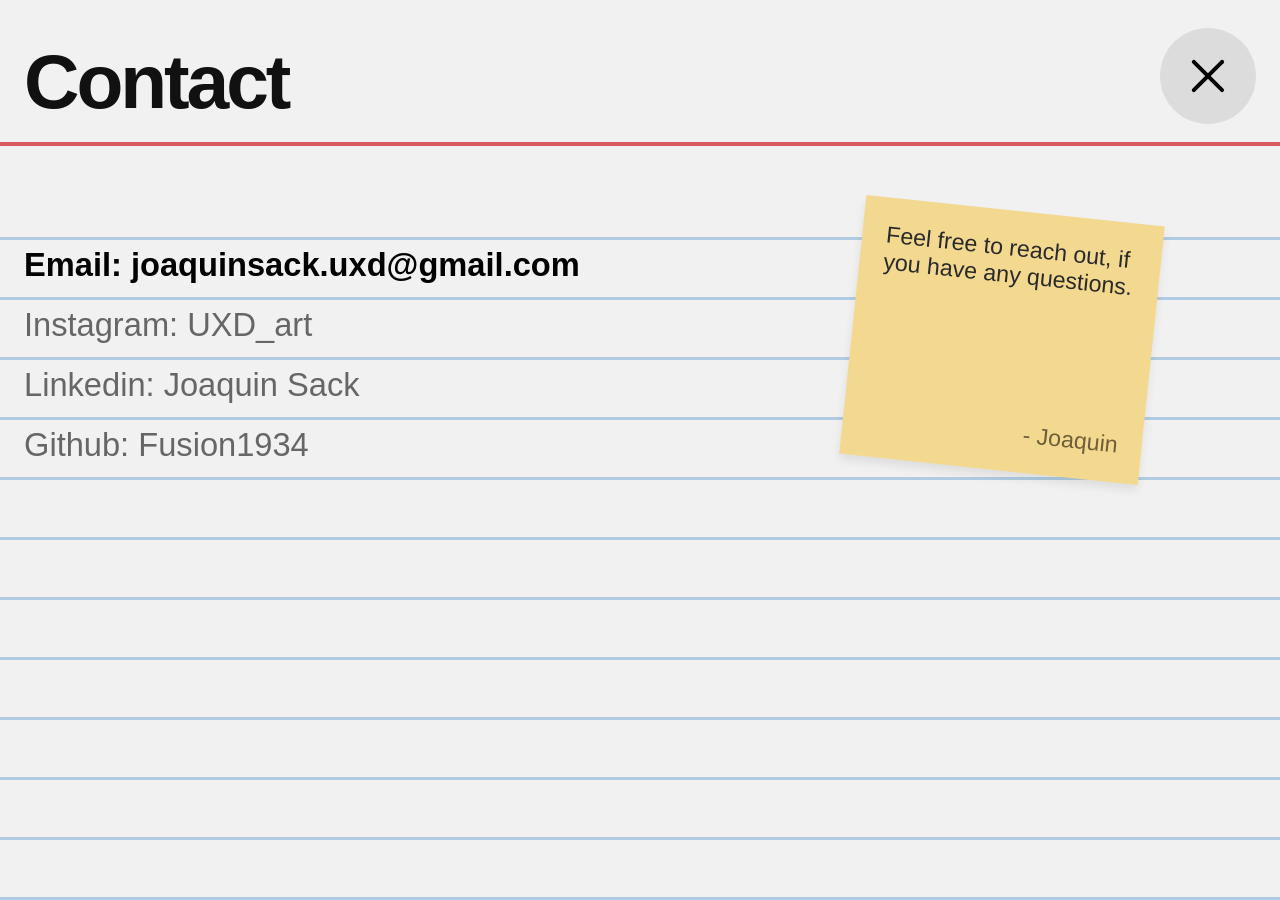
<file: Contact.html>
<!DOCTYPE html>
<html lang="en">

<head>
  <meta charset="UTF-8" />
  <meta name="viewport" content="width=device-width, initial-scale=1.0" />
  <title>Contact</title>
  <link rel="stylesheet" href="Style/style_base.css" />
  <link rel="stylesheet" href="Style/style_contact.css" />
</head>

<body>
  <main class="page">
    <header class="top-bar">
      <h1>Contact</h1>
      <button class="close-button" aria-label="Close contact page">
        <span></span>
        <span></span>
      </button>
      <div class="accent-line" aria-hidden="true"></div>
    </header>

    <section class="contact-list" aria-label="Contact links">
      <p><a href="mailto:joaquinsack.uxd@gmail.com" class="primary">Email: joaquinsack.uxd@gmail.com</a></p>
      <p><a href="#" target="_blank" rel="noreferrer">Instagram: UXD_art</a></p>
      <p><a href="#" target="_blank" rel="noreferrer">Linkedin: Joaquin Sack</a></p>
      <p><a href="https://github.com/Fusion1934" target="_blank" rel="noreferrer">Github: Fusion1934</a></p>
    </section>

    <aside class="note" aria-label="Personal note">
      <p>Feel free to reach out, if you have any questions.</p>
      <p class="signature">- Joaquin</p>
    </aside>
  </main>
  <script src="Script/drag_notes.js"></script>
  <script src="Script/cursor.js"></script>
  <script>
    document.addEventListener('DOMContentLoaded', () => {
      const closeBtn = document.querySelector('.close-button');
      if (!closeBtn) return;

      closeBtn.addEventListener('click', () => {
        window.parent.postMessage('close-iframe', '*');
      });

      // Hide close button when rendered as a card thumbnail in an iframe
      if (window.self !== window.top) {
        closeBtn.style.display = 'none';
        window.addEventListener('message', (e) => {
          if (e.data === 'show-close') closeBtn.style.display = '';
          if (e.data === 'hide-close') closeBtn.style.display = 'none';
        });
      }
    });
  </script>
</body>

</html>
</file>
<file: Style/style_base.css>
:root {
  --paper: #f1f1f1;
  --line: #b0cce2;
  --ink: #111111;
  --muted: #666666;
  --accent: #d85a62;
  --note: #f3d990;
  --rule-gap: 60px;
  --rule-thickness: 3px;
  --rules-start: 180px;
  --after-header-gap: 80px;
}

* {
  box-sizing: border-box;
}

html,
body {
  overflow-x: hidden;
  overflow-y: auto;
}

body {
  margin: 0;
  min-height: 100vh;
  font-family: "Inter", "SF Pro Text", "SF Pro Display", -apple-system, BlinkMacSystemFont, "Segoe UI", sans-serif;
  color: var(--ink);
  background-color: var(--paper);
}

.page,
.skills-page {
  min-height: 100vh;
  position: relative;
  padding: 18px 24px 80px;
  isolation: isolate;
}

.page::before,
.skills-page::before {
  content: "";
  position: absolute;
  left: 0;
  right: 0;
  top: var(--rules-start);
  bottom: 0;
  z-index: 0;
  background-image: repeating-linear-gradient(
    to bottom,
    transparent 0 calc(var(--rule-gap) - var(--rule-thickness)),
    var(--line) calc(var(--rule-gap) - var(--rule-thickness)) var(--rule-gap)
  );
}

.contact-list,
.note {
  position: relative;
  z-index: 1;
}

.top-bar {
  display: grid;
  grid-template-columns: 1fr auto;
  align-items: center;
  row-gap: 18px;
  width: 100vw;
  margin: 0 calc(50% - 50vw);
  position: sticky;
  top: 0;
  z-index: 60;
  background: var(--paper);
  padding: 10px 24px 0;
}

.top-bar > h1 {
  grid-column: 1;
  grid-row: 1;
  margin: 0;
  margin-top: 10px;
  font-family: "Sora", "Avenir Next", "Trebuchet MS", sans-serif;
  font-size: clamp(3rem, 6vw, 5rem);
  line-height: 1;
  letter-spacing: -0.04em;
  font-weight: 600;
}

.top-bar > .close-button {
  grid-column: 2;
  grid-row: 1;
}

.top-bar > .accent-line {
  grid-column: 1 / -1;
  grid-row: 2;
}

.page > .top-bar + * {
  margin-top: var(--after-header-gap);
}

.accent-line {
  height: 4px;
  background: var(--accent);
  width: 100vw;
  margin: 0 calc(50% - 50vw) 0;
}

.close-button {
  width: clamp(68px, 10vw, 96px);
  aspect-ratio: 1;
  border: 0;
  border-radius: 50%;
  background: #dcdcdc;
  position: relative;
  cursor: pointer;
}

.close-button span {
  position: absolute;
  top: 50%;
  left: 50%;
  width: 46%;
  height: 4px;
  background: #000000;
  border-radius: 999px;
  transform-origin: center;
}

.close-button span:first-child {
  transform: translate(-50%, -50%) rotate(45deg);
}

.close-button span:last-child {
  transform: translate(-50%, -50%) rotate(-45deg);
}

.contact-list a {
  text-decoration: none;
  color: var(--muted);
  font-size: clamp(1.7rem, 2.55vw, 3rem);
  line-height: 1;
}

.contact-list a.primary {
  color: #000000;
  font-weight: 700;
}

.note {
  width: min(300px, 76vw);
  min-height: 260px;
  padding: 24px;
  background: var(--note);
  box-shadow: 0 6px 10px rgba(0, 0, 0, 0.08);
  display: flex;
  flex-direction: column;
  justify-content: space-between;
  font-size: clamp(1.45rem, 1.6vw, 2rem);
  color: #2a2a2a;
}

.note,
.note-card {
  cursor: grab;
  touch-action: none;
}

.note.is-dragging,
.note-card.is-dragging {
  cursor: grabbing;
  user-select: none;
  z-index: 120 !important;
}

.note > p {
  margin: 0;
}

.signature {
  text-align: right;
  margin: 18px 0 0;
  color: #6e5f39;
}

.logo-label {
  display: none;
}

.mouse-logo-tooltip {
  position: fixed;
  left: 0;
  top: 0;
  transform: translate3d(-9999px, -9999px, 0);
  background: #ffffff;
  color: #202020;
  border: 2px solid rgba(0, 0, 0, 0.12);
  border-radius: 10px;
  padding: 8px 12px;
  font-size: 0.95rem;
  font-weight: 700;
  white-space: nowrap;
  box-shadow: 0 8px 14px rgba(0, 0, 0, 0.12);
  pointer-events: none;
  opacity: 0;
  transition: opacity 120ms ease;
  z-index: 200;
}

.mouse-logo-tooltip.is-visible {
  opacity: 1;
}

@media (max-width: 700px) {
  .top-bar {
    width: 100vw;
    margin: 0 calc(50% - 50vw);
    padding: 6px 14px 0;
    align-items: center;
    row-gap: 12px;
  }

  .top-bar > h1 {
    margin-top: 0;
  }

  .close-button {
    width: 64px;
  }

  .contact-list a {
    font-size: clamp(1.2rem, 7vw, 1.9rem);
  }

  .note {
    width: min(300px, 88vw);
    padding: 20px;
  }

  .signature {
    margin-top: 14px;
  }

  :root {
    --rule-gap: 60px;
    --rules-start: 124px;
    --after-header-gap: 80px;
  }

  .page {
    padding: 16px 14px 48px;
  }

  .accent-line {
    margin: 0 calc(50% - 50vw) 0;
  }
}
</file>
<file: Style/style_contact.css>
.contact-list {
  max-width: 860px;
}

.contact-list p {
  margin: 0;
  min-height: var(--rule-gap);
  display: flex;
  align-items: flex-end;
  padding-bottom: 4px;
}

.note {
  position: absolute;
  top: 210px;
  right: 10%;
  transform: rotate(6deg);
}

@media (max-width: 1024px) {
  .note {
    position: static;
    margin: 26px 0 0 auto;
    transform: rotate(3deg);
  }

  .contact-list {
    max-width: 100%;
  }
}

@media (max-width: 700px) {
  .note {
    position: absolute;
    top: 400px;
    margin: 26px auto 0;
    transform: rotate(3deg);
  }
}
</file>
